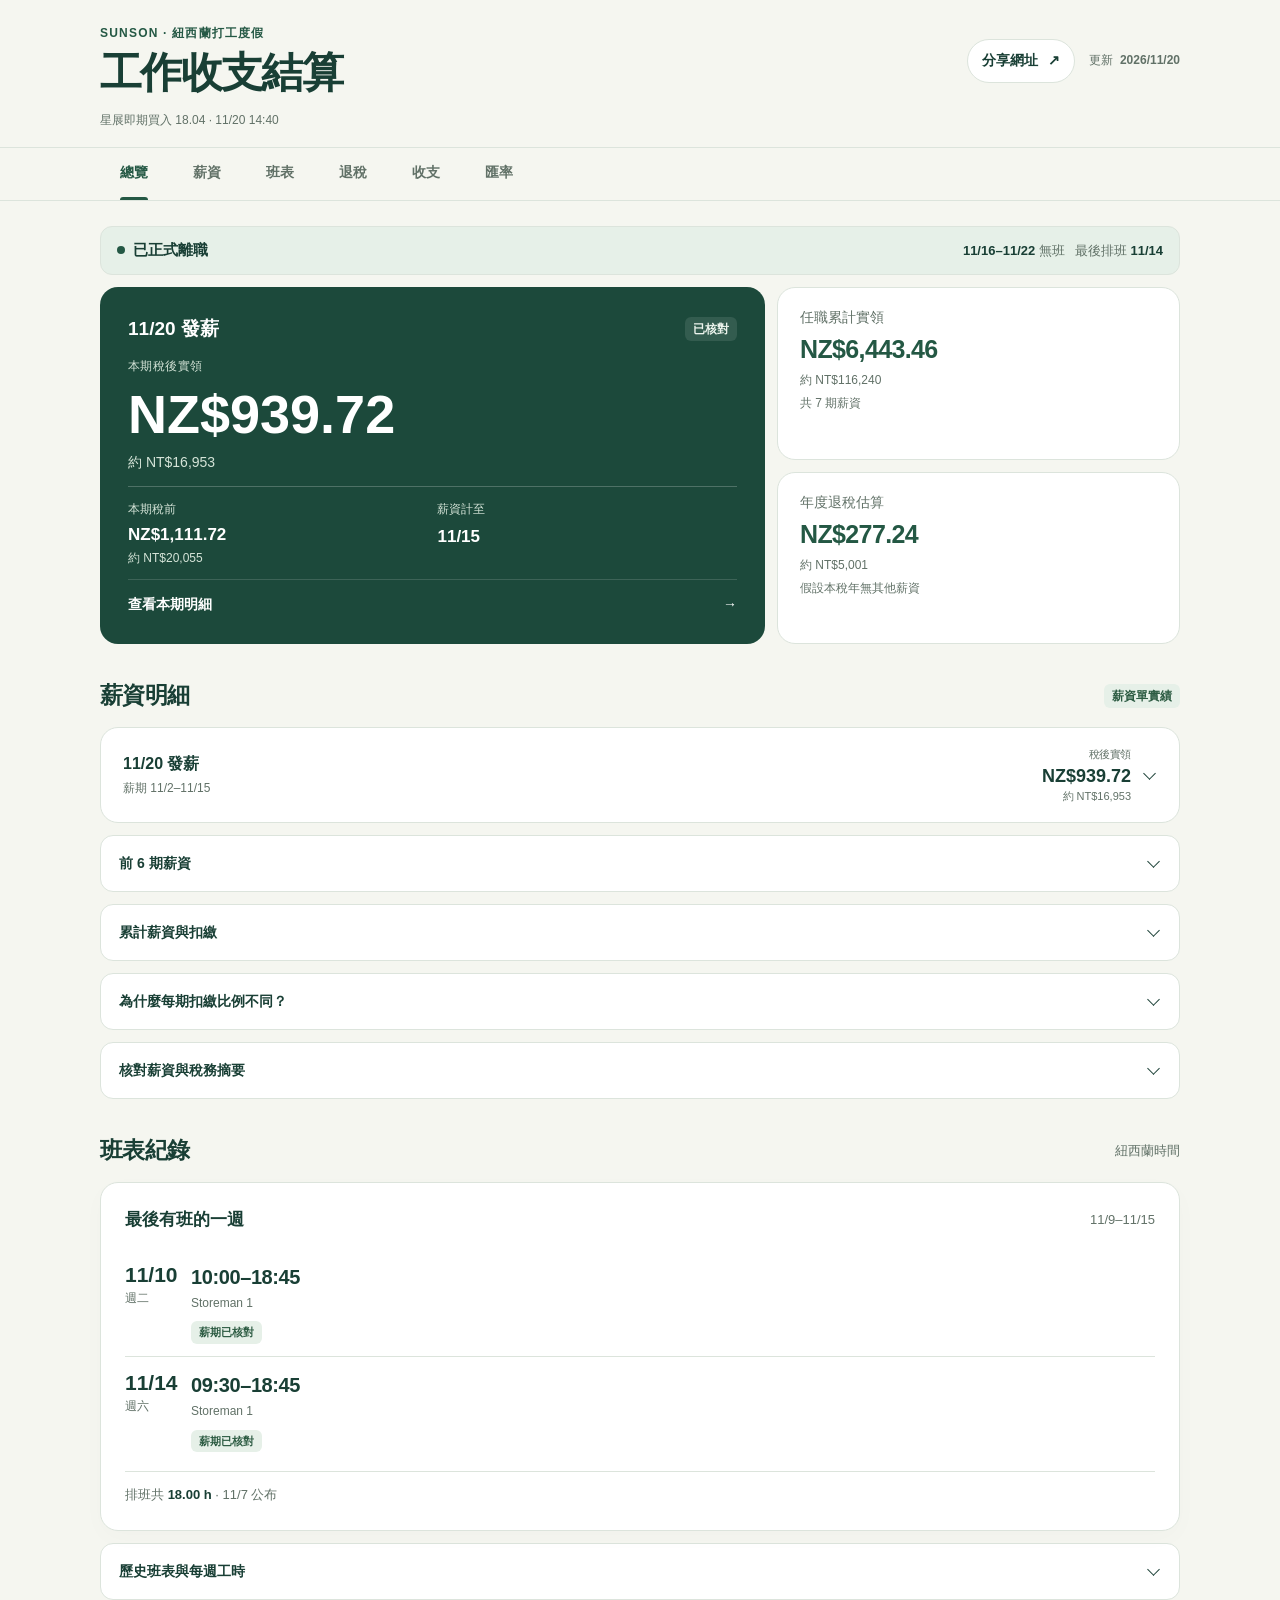
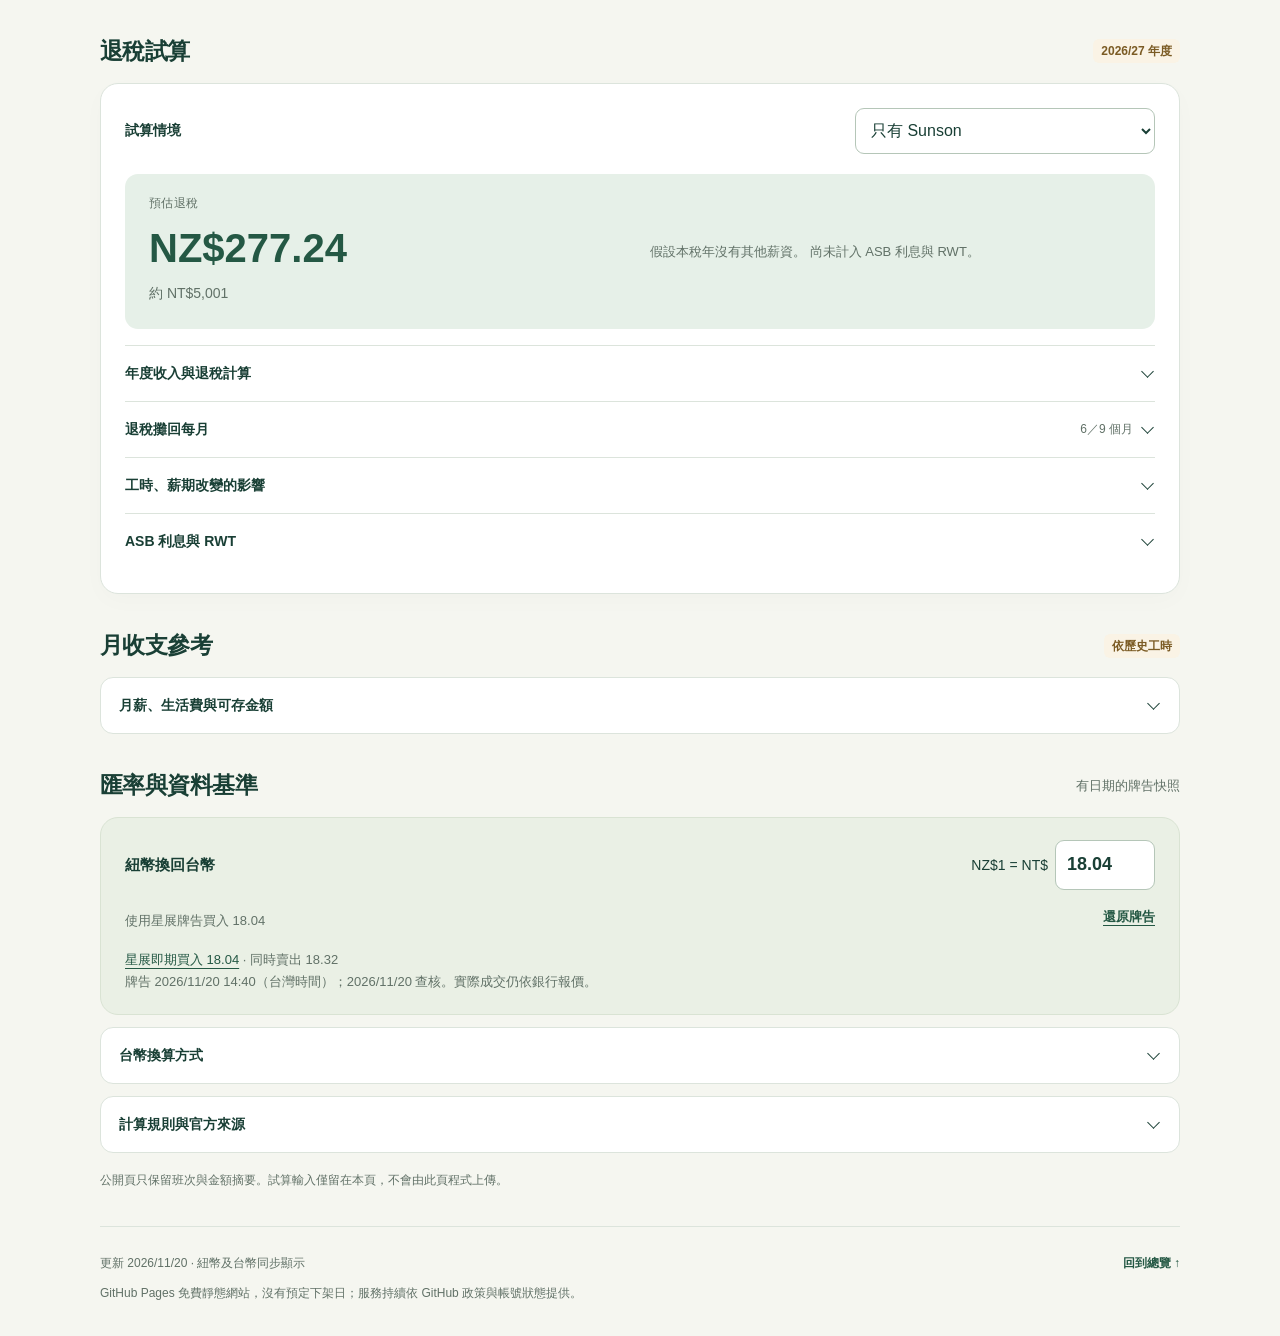
<file: index.html>
<!doctype html>
<html lang="zh-Hant-TW">
<head>
  <meta charset="utf-8">
  <meta name="viewport" content="width=device-width, initial-scale=1">
  <meta name="theme-color" content="#214b40">
  <meta name="robots" content="noindex,nofollow">
  <meta name="description" content="Sunson 薪資實績、班表紀錄、每月收支與退稅試算。資料更新 2026/11/20。">
  <link rel="canonical" href="https://gpt.greenparty.org.tw/sunson-work-payroll-summary/">
  <link rel="stylesheet" href="site.css?v=20261120-closeout">
  <script src="site.js?v=20261120-closeout" defer></script>
  <title>Sunson 工作收支結算｜班表、薪資與退稅</title>
</head>
<body class="employment-ended">
<a class="skip-link" href="#main">跳到主要內容</a>
<header class="page-header container">
  <div><p class="eyebrow">SUNSON · 紐西蘭打工度假</p><h1>工作收支結算</h1></div>
  <button id="shareButton" class="quiet-button" type="button">分享網址 <span aria-hidden="true">↗</span></button>
  <p id="shareStatus" class="sr-only" role="status"></p>
  <div class="freshness"><!-- model:freshness:start -->
<span>更新 <b>2026/11/20</b></span>
<!-- model:freshness:end --></div>
  <p class="currency-basis"><!-- model:currency-basis:start -->
<a href="#sources" id="currencyBasis">星展即期買入 18.04 · 11/20 14:40</a>
<!-- model:currency-basis:end --></p>
</header>
<nav class="section-nav" aria-label="頁內導覽"><div class="container"><a href="#overview" aria-current="location">總覽</a><a href="#payroll">薪資</a><a href="#schedule">班表</a><a href="#tax">退稅</a><a href="#budget">收支</a><a href="#sources">匯率</a></div></nav>
<main id="main" class="container">
  <section id="overview" class="page-section overview-section" aria-labelledby="overview-title">
    <h2 id="overview-title" class="sr-only">重點總覽</h2>
    <!-- model:overview:start -->

    <div class="employment-strip">
      <strong><span aria-hidden="true"></span>已正式離職</strong>
      <p><span><b>11/16–11/22</b> 無班</span><span>最後排班 <b>11/14</b></span></p>
    </div>
    <div class="focus-grid closeout-grid">
      <article class="next-pay closing-pay">
        <div class="focus-top"><h3>11/20 發薪</h3><span class="tag">已核對</span></div>
        <span class="overline">本期稅後實領</span><div class="big-number"><span class="money" data-money-value="939.72"><span class="money-nzd">NZ$939.72</span><small class="money-twd" data-nzd-to-twd="939.72">約 NT$16,953</small></span></div>
        <dl class="closing-pay-meta">
          <div><dt>本期稅前</dt><dd><span class="money" data-money-value="1111.72"><span class="money-nzd">NZ$1,111.72</span><small class="money-twd" data-nzd-to-twd="1111.72">約 NT$20,055</small></span></dd></div>
          <div><dt>薪資計至</dt><dd>11/15</dd></div>
        </dl>
        <a class="card-link" href="#latest-payslip"><span>查看本期明細</span><span aria-hidden="true">→</span></a>
      </article>
      <a class="mini-card" href="#payroll">
        <h3>任職累計實領</h3><div class="mini-amount"><span class="money" data-money-value="6443.46"><span class="money-nzd">NZ$6,443.46</span><small class="money-twd" data-nzd-to-twd="6443.46">約 NT$116,240</small></span></div>
        <small>共 7 期薪資</small>
      </a>
      <a class="mini-card" href="#tax">
        <h3>年度退稅估算</h3><div class="mini-amount"><span class="money" data-money-value="277.24"><span class="money-nzd">NZ$277.24</span><small class="money-twd" data-nzd-to-twd="277.24">約 NT$5,001</small></span></div>
        <small>假設本稅年無其他薪資</small>
      </a>
    </div>
<!-- model:overview:end -->
  </section>
  <section id="payroll" class="page-section" aria-labelledby="payroll-title">
    <div class="section-heading"><h2 id="payroll-title">薪資明細</h2><span class="tag actual">薪資單實績</span></div>
    <!-- model:actual:start -->
<div id="paydays" class="pay-records">
<details class="pay-record" id="latest-payslip">
  <summary>
    <span><b>11/20 發薪</b><small>薪期 11/2–11/15</small></span>
    <span class="record-net"><small>稅後實領</small><span class="money" data-money-value="939.72"><span class="money-nzd">NZ$939.72</span><small class="money-twd" data-nzd-to-twd="939.72">約 NT$16,953</small></span></span>
  </summary>
  <div class="record-body">
    <dl class="record-grid">
      <div><dt>計薪時數</dt><dd>42.98 h</dd></div>
      <div><dt>稅前</dt><dd><span class="money" data-money-value="1111.72"><span class="money-nzd">NZ$1,111.72</span><small class="money-twd" data-nzd-to-twd="1111.72">約 NT$20,055</small></span></dd></div>
      <div><dt>PAYE 實扣</dt><dd><span class="money" data-money-value="172.00"><span class="money-nzd">NZ$172.00</span><small class="money-twd" data-nzd-to-twd="172.00">約 NT$3,103</small></span></dd></div>
    </dl><dl class="earnings-breakdown"><div><dt>一般工時<small>35.23 h</small></dt><dd><span class="money" data-money-value="843.76"><span class="money-nzd">NZ$843.76</span><small class="money-twd" data-nzd-to-twd="843.76">約 NT$15,221</small></span></dd></div><div><dt>國定假日（未出勤）<small>7.75 h</small></dt><dd><span class="money" data-money-value="185.61"><span class="money-nzd">NZ$185.61</span><small class="money-twd" data-nzd-to-twd="185.61">約 NT$3,348</small></span></dd></div><div><dt>8% 假期加給<small></small></dt><dd><span class="money" data-money-value="82.35"><span class="money-nzd">NZ$82.35</span><small class="money-twd" data-nzd-to-twd="82.35">約 NT$1,486</small></span></dd></div></dl>
    <div class="split-heading"><span class="tag estimate">拆分估算</span><span>本期 PAYE 占稅前 15.47%</span></div>
    <dl class="deduction-grid split-two"><div><dt>所得稅</dt><dd><span class="money" data-money-value="152.54"><span class="money-nzd">NZ$152.54</span><small class="money-twd" data-nzd-to-twd="152.54">約 NT$2,752</small></span></dd></div><div><dt>ACC 意外傷害保險費</dt><dd><span class="money" data-money-value="19.46"><span class="money-nzd">NZ$19.46</span><small class="money-twd" data-nzd-to-twd="19.46">約 NT$351</small></span></dd></div></dl>
    <p class="split-note">ACC 按稅前 × 1.75% 估算，所得稅為 PAYE 扣掉 ACC 的餘額。</p>
  </div>
</details></div><details class="disclosure standalone"><summary>前 6 期薪資</summary><div class="disclosure-body pay-records">
<details class="pay-record">
  <summary>
    <span><b>11/6 發薪</b><small>薪期 10/19–11/1</small></span>
    <span class="record-net"><small>稅後實領</small><span class="money" data-money-value="605.96"><span class="money-nzd">NZ$605.96</span><small class="money-twd" data-nzd-to-twd="605.96">約 NT$10,932</small></span></span>
  </summary>
  <div class="record-body">
    <dl class="record-grid">
      <div><dt>計薪時數</dt><dd>27.00 h</dd></div>
      <div><dt>稅前</dt><dd><span class="money" data-money-value="698.38"><span class="money-nzd">NZ$698.38</span><small class="money-twd" data-nzd-to-twd="698.38">約 NT$12,599</small></span></dd></div>
      <div><dt>PAYE 實扣</dt><dd><span class="money" data-money-value="92.42"><span class="money-nzd">NZ$92.42</span><small class="money-twd" data-nzd-to-twd="92.42">約 NT$1,667</small></span></dd></div>
    </dl>
    <div class="split-heading"><span class="tag actual">摘要差額核對</span><span>本期 PAYE 占稅前 13.23%</span></div>
    <dl class="deduction-grid split-two"><div><dt>所得稅</dt><dd><span class="money" data-money-value="80.19"><span class="money-nzd">NZ$80.19</span><small class="money-twd" data-nzd-to-twd="80.19">約 NT$1,447</small></span></dd></div><div><dt>ACC 意外傷害保險費</dt><dd><span class="money" data-money-value="12.23"><span class="money-nzd">NZ$12.23</span><small class="money-twd" data-nzd-to-twd="12.23">約 NT$221</small></span></dd></div></dl>
    <p class="split-note">依 10/23 與 11/6 兩份年度稅務摘要差額核對</p>
  </div>
</details>
<details class="pay-record">
  <summary>
    <span><b>10/23 發薪</b><small>薪期 10/5–10/18</small></span>
    <span class="record-net"><small>稅後實領</small><span class="money" data-money-value="1272.66"><span class="money-nzd">NZ$1,272.66</span><small class="money-twd" data-nzd-to-twd="1272.66">約 NT$22,959</small></span></span>
  </summary>
  <div class="record-body">
    <dl class="record-grid">
      <div><dt>計薪時數</dt><dd>58.92 h</dd></div>
      <div><dt>稅前</dt><dd><span class="money" data-money-value="1524.02"><span class="money-nzd">NZ$1,524.02</span><small class="money-twd" data-nzd-to-twd="1524.02">約 NT$27,493</small></span></dd></div>
      <div><dt>PAYE 實扣</dt><dd><span class="money" data-money-value="251.36"><span class="money-nzd">NZ$251.36</span><small class="money-twd" data-nzd-to-twd="251.36">約 NT$4,535</small></span></dd></div>
    </dl>
    <div class="split-heading"><span class="tag estimate">拆分估算</span><span>本期 PAYE 占稅前 16.49%</span></div>
    <dl class="deduction-grid split-two"><div><dt>所得稅</dt><dd><span class="money" data-money-value="224.69"><span class="money-nzd">NZ$224.69</span><small class="money-twd" data-nzd-to-twd="224.69">約 NT$4,053</small></span></dd></div><div><dt>ACC 意外傷害保險費</dt><dd><span class="money" data-money-value="26.67"><span class="money-nzd">NZ$26.67</span><small class="money-twd" data-nzd-to-twd="26.67">約 NT$481</small></span></dd></div></dl>
    <p class="split-note">ACC 按稅前 × 1.75% 估算，所得稅為 PAYE 扣掉 ACC 的餘額。</p>
  </div>
</details>
<details class="pay-record">
  <summary>
    <span><b>10/9 發薪</b><small>薪期 9/21–10/4</small></span>
    <span class="record-net"><small>稅後實領</small><span class="money" data-money-value="1343.88"><span class="money-nzd">NZ$1,343.88</span><small class="money-twd" data-nzd-to-twd="1343.88">約 NT$24,244</small></span></span>
  </summary>
  <div class="record-body">
    <dl class="record-grid">
      <div><dt>計薪時數</dt><dd>62.33 h</dd></div>
      <div><dt>稅前</dt><dd><span class="money" data-money-value="1612.22"><span class="money-nzd">NZ$1,612.22</span><small class="money-twd" data-nzd-to-twd="1612.22">約 NT$29,084</small></span></dd></div>
      <div><dt>PAYE 實扣</dt><dd><span class="money" data-money-value="268.34"><span class="money-nzd">NZ$268.34</span><small class="money-twd" data-nzd-to-twd="268.34">約 NT$4,841</small></span></dd></div>
    </dl>
    <div class="split-heading"><span class="tag estimate">拆分估算</span><span>本期 PAYE 占稅前 16.64%</span></div>
    <dl class="deduction-grid split-two"><div><dt>所得稅</dt><dd><span class="money" data-money-value="240.13"><span class="money-nzd">NZ$240.13</span><small class="money-twd" data-nzd-to-twd="240.13">約 NT$4,332</small></span></dd></div><div><dt>ACC 意外傷害保險費</dt><dd><span class="money" data-money-value="28.21"><span class="money-nzd">NZ$28.21</span><small class="money-twd" data-nzd-to-twd="28.21">約 NT$509</small></span></dd></div></dl>
    <p class="split-note">ACC 按稅前 × 1.75% 估算，所得稅為 PAYE 扣掉 ACC 的餘額。</p>
  </div>
</details>
<details class="pay-record">
  <summary>
    <span><b>9/25 發薪</b><small>薪期 9/7–9/20</small></span>
    <span class="record-net"><small>稅後實領</small><span class="money" data-money-value="1052.32"><span class="money-nzd">NZ$1,052.32</span><small class="money-twd" data-nzd-to-twd="1052.32">約 NT$18,984</small></span></span>
  </summary>
  <div class="record-body">
    <dl class="record-grid">
      <div><dt>計薪時數</dt><dd>48.37 h</dd></div>
      <div><dt>稅前</dt><dd><span class="money" data-money-value="1251.14"><span class="money-nzd">NZ$1,251.14</span><small class="money-twd" data-nzd-to-twd="1251.14">約 NT$22,571</small></span></dd></div>
      <div><dt>PAYE 實扣</dt><dd><span class="money" data-money-value="198.82"><span class="money-nzd">NZ$198.82</span><small class="money-twd" data-nzd-to-twd="198.82">約 NT$3,587</small></span></dd></div>
    </dl>
    <div class="split-heading"><span class="tag estimate">拆分估算</span><span>本期 PAYE 占稅前 15.89%</span></div>
    <dl class="deduction-grid split-two"><div><dt>所得稅</dt><dd><span class="money" data-money-value="176.93"><span class="money-nzd">NZ$176.93</span><small class="money-twd" data-nzd-to-twd="176.93">約 NT$3,192</small></span></dd></div><div><dt>ACC 意外傷害保險費</dt><dd><span class="money" data-money-value="21.89"><span class="money-nzd">NZ$21.89</span><small class="money-twd" data-nzd-to-twd="21.89">約 NT$395</small></span></dd></div></dl>
    <p class="split-note">ACC 按稅前 × 1.75% 估算，所得稅為 PAYE 扣掉 ACC 的餘額。</p>
  </div>
</details>
<details class="pay-record">
  <summary>
    <span><b>9/11 發薪</b><small>薪期 8/24–9/6</small></span>
    <span class="record-net"><small>稅後實領</small><span class="money" data-money-value="1144.10"><span class="money-nzd">NZ$1,144.10</span><small class="money-twd" data-nzd-to-twd="1144.10">約 NT$20,640</small></span></span>
  </summary>
  <div class="record-body">
    <dl class="record-grid">
      <div><dt>計薪時數</dt><dd>55.83 h</dd></div>
      <div><dt>稅前</dt><dd><span class="money" data-money-value="1364.80"><span class="money-nzd">NZ$1,364.80</span><small class="money-twd" data-nzd-to-twd="1364.80">約 NT$24,621</small></span></dd></div>
      <div><dt>PAYE 實扣</dt><dd><span class="money" data-money-value="220.70"><span class="money-nzd">NZ$220.70</span><small class="money-twd" data-nzd-to-twd="220.70">約 NT$3,981</small></span></dd></div>
    </dl>
    <div class="split-heading"><span class="tag estimate">拆分估算</span><span>本期 PAYE 占稅前 16.17%</span></div>
    <dl class="deduction-grid split-two"><div><dt>所得稅</dt><dd><span class="money" data-money-value="196.82"><span class="money-nzd">NZ$196.82</span><small class="money-twd" data-nzd-to-twd="196.82">約 NT$3,551</small></span></dd></div><div><dt>ACC 意外傷害保險費</dt><dd><span class="money" data-money-value="23.88"><span class="money-nzd">NZ$23.88</span><small class="money-twd" data-nzd-to-twd="23.88">約 NT$431</small></span></dd></div></dl>
    <p class="split-note">ACC 按稅前 × 1.75% 估算，所得稅為 PAYE 扣掉 ACC 的餘額。</p>
  </div>
</details>
<details class="pay-record">
  <summary>
    <span><b>8/28 發薪</b><small>薪期 8/20</small></span>
    <span class="record-net"><small>稅後實領</small><span class="money" data-money-value="84.82"><span class="money-nzd">NZ$84.82</span><small class="money-twd" data-nzd-to-twd="84.82">約 NT$1,530</small></span></span>
  </summary>
  <div class="record-body">
    <dl class="record-grid">
      <div><dt>計薪時數</dt><dd>4.67 h</dd></div>
      <div><dt>稅前</dt><dd><span class="money" data-money-value="96.64"><span class="money-nzd">NZ$96.64</span><small class="money-twd" data-nzd-to-twd="96.64">約 NT$1,743</small></span></dd></div>
      <div><dt>PAYE 實扣</dt><dd><span class="money" data-money-value="11.82"><span class="money-nzd">NZ$11.82</span><small class="money-twd" data-nzd-to-twd="11.82">約 NT$213</small></span></dd></div>
    </dl>
    <div class="split-heading"><span class="tag estimate">拆分估算</span><span>本期 PAYE 占稅前 12.23%</span></div>
    <dl class="deduction-grid split-two"><div><dt>所得稅</dt><dd><span class="money" data-money-value="10.13"><span class="money-nzd">NZ$10.13</span><small class="money-twd" data-nzd-to-twd="10.13">約 NT$183</small></span></dd></div><div><dt>ACC 意外傷害保險費</dt><dd><span class="money" data-money-value="1.69"><span class="money-nzd">NZ$1.69</span><small class="money-twd" data-nzd-to-twd="1.69">約 NT$30</small></span></dd></div></dl>
    <p class="split-note">ACC 按稅前 × 1.75% 估算，所得稅為 PAYE 扣掉 ACC 的餘額。</p>
  </div>
</details></div></details>
<!-- model:actual:end -->
    <details class="disclosure standalone"><summary>累計薪資與扣繳</summary><div class="disclosure-body"><!-- model:actual-summary:start -->

<div class="actual-summary">
  <div><h3>累計稅後實領</h3><div class="big-number"><span class="money" data-money-value="6443.46"><span class="money-nzd">NZ$6,443.46</span><small class="money-twd" data-nzd-to-twd="6443.46">約 NT$116,240</small></span></div></div>
  <div><span class="overline">累計稅前</span><span class="money" data-money-value="7658.92"><span class="money-nzd">NZ$7,658.92</span><small class="money-twd" data-nzd-to-twd="7658.92">約 NT$138,167</small></span></div>
</div>
<dl class="deduction-grid"><div><dt>所得稅</dt><dd><span class="money" data-money-value="1081.43"><span class="money-nzd">NZ$1,081.43</span><small class="money-twd" data-nzd-to-twd="1081.43">約 NT$19,509</small></span></dd></div><div><dt>ACC 意外傷害保險費</dt><dd><span class="money" data-money-value="134.03"><span class="money-nzd">NZ$134.03</span><small class="money-twd" data-nzd-to-twd="134.03">約 NT$2,418</small></span></dd></div><div><dt>合計扣繳 PAYE</dt><dd><span class="money" data-money-value="1215.46"><span class="money-nzd">NZ$1,215.46</span><small class="money-twd" data-nzd-to-twd="1215.46">約 NT$21,927</small></span></dd></div></dl><p class="split-note">截至 11/6 依稅務摘要；其後按薪資單稅前與 ACC 費率拆估。</p>
<p class="muted">累計合計扣繳比例 15.87%。</p>
<!-- model:actual-summary:end --></div></details>
    <details class="disclosure standalone" id="deductionGuide"><summary>為什麼每期扣繳比例不同？</summary><div class="disclosure-body"><!-- model:withholding-guide:start -->
<div class="tax-explainer"><p><strong>PAYE＝所得稅＋ACC。</strong>所得稅按收入級距計算；ACC 是意外傷害保險費，本稅年費率為 1.75%。</p><h3>為什麼每期比例不同？</h3><p>Sunson 採 M 稅碼、雙週給薪。每次先將當期稅前 ×26 換算成年收入，計算所得稅與 ACC，再換回這兩週應扣金額。當期薪資不同，平均扣繳比例就不同。</p><div class="tax-bands"><div><span>雙週前 <span class="money money-inline" data-money-value="600.00"><span class="money-nzd">NZ$600.00</span><small class="money-twd" data-nzd-to-twd="600.00">約 NT$10,824</small></span></span><b>12.25%</b><small>所得稅 10.5%＋ACC 1.75%</small></div><div><span>超過上述金額的部分</span><b>19.25%</b><small>所得稅 17.5%＋ACC 1.75%</small></div></div><p class="muted">這是目前薪資範圍的簡化對照，適用雙週稅前不超過約 <span class="money money-inline" data-money-value="2057.69"><span class="money-nzd">NZ$2,057.69</span><small class="money-twd" data-nzd-to-twd="2057.69">約 NT$37,121</small></span>；更高收入另有級距。雇主實際計算還有年化截元與按週截分，可能出現幾分差。</p><h3>11/20 這期怎麼看</h3><p>稅前 <span class="money money-inline" data-money-value="1111.72"><span class="money-nzd">NZ$1,111.72</span><small class="money-twd" data-nzd-to-twd="1111.72">約 NT$20,055</small></span>，合計扣繳 <span class="money money-inline" data-money-value="172.00"><span class="money-nzd">NZ$172.00</span><small class="money-twd" data-nzd-to-twd="172.00">約 NT$3,103</small></span>，比例為 <strong>15.47%</strong>；其中所得稅 <span class="money money-inline" data-money-value="152.54"><span class="money-nzd">NZ$152.54</span><small class="money-twd" data-nzd-to-twd="152.54">約 NT$2,752</small></span>、ACC <span class="money money-inline" data-money-value="19.46"><span class="money-nzd">NZ$19.46</span><small class="money-twd" data-nzd-to-twd="19.46">約 NT$351</small></span>。</p><p class="muted">所得稅與 ACC 的來源見該期標籤。當期扣繳按當期薪資年化；年度所得稅則按整個稅年的實際總收入結算，因此目前預扣比例不等於最後全年稅負。</p></div>
<!-- model:withholding-guide:end --></div></details>
    <details class="disclosure standalone"><summary>核對薪資與稅務摘要</summary><div class="disclosure-body"><!-- model:tax-proof:start -->
<h3>11/20 薪資單累計</h3><p class="muted">7 期合計已核對。</p><table><tbody><tr><th scope="row">累計稅前薪資</th><td><span class="money" data-money-value="7658.92"><span class="money-nzd">NZ$7,658.92</span><small class="money-twd" data-nzd-to-twd="7658.92">約 NT$138,167</small></span></td></tr><tr><th scope="row">累計 PAYE</th><td><span class="money" data-money-value="1215.46"><span class="money-nzd">NZ$1,215.46</span><small class="money-twd" data-nzd-to-twd="1215.46">約 NT$21,927</small></span></td></tr></tbody></table><h3>11/6 年度稅務摘要</h3><p class="muted">前 6 期對帳結果，所得稅與 ACC 有分列。</p><table><tbody><tr><th scope="row">稅前薪資</th><td><span class="money" data-money-value="6547.20"><span class="money-nzd">NZ$6,547.20</span><small class="money-twd" data-nzd-to-twd="6547.20">約 NT$118,111</small></span></td></tr><tr><th scope="row">所得稅</th><td><span class="money" data-money-value="928.89"><span class="money-nzd">NZ$928.89</span><small class="money-twd" data-nzd-to-twd="928.89">約 NT$16,757</small></span></td></tr><tr><th scope="row">ACC</th><td><span class="money" data-money-value="114.57"><span class="money-nzd">NZ$114.57</span><small class="money-twd" data-nzd-to-twd="114.57">約 NT$2,067</small></span></td></tr><tr><th scope="row">PAYE</th><td><span class="money" data-money-value="1043.46"><span class="money-nzd">NZ$1,043.46</span><small class="money-twd" data-nzd-to-twd="1043.46">約 NT$18,824</small></span></td></tr></tbody></table>
<!-- model:tax-proof:end --></div></details>
  </section>
  <section id="schedule" class="page-section" aria-labelledby="schedule-title">
    <div class="section-heading"><h2 id="schedule-title">班表紀錄</h2><span class="section-note">紐西蘭時間</span></div>
    <div class="schedule-grid">
      <!-- model:roster:start -->

<article class="card roster-card">
  <div class="subhead"><h3>最後有班的一週</h3><span class="muted">11/9–11/15</span></div>
  <ul class="shift-list"><li><div class="shift-date"><b>11/10</b><span>週二</span></div><div><strong>10:00–18:45</strong><small>Storeman 1</small></div><span class="tag actual">薪期已核對</span></li><li><div class="shift-date"><b>11/14</b><span>週六</span></div><div><strong>09:30–18:45</strong><small>Storeman 1</small></div><span class="tag actual">薪期已核對</span></li></ul>
  <p class="roster-total">排班共 <b>18.00 h</b> · 11/7 公布</p>
</article>
<!-- model:roster:end -->
      <!-- model:paydays:start -->

<!-- model:paydays:end -->
    </div>
    <!-- model:publish:start -->

<!-- model:publish:end -->
    <details class="disclosure standalone"><summary>歷史班表與每週工時</summary><div class="disclosure-body"><!-- model:weeks:start -->
<div class="week-records"><div class="week-empty"><b>第 14 週 · 11/16–11/22</b><span class="tag actual">確認無班 · 0 h</span></div><details class="week-record"><summary><span><b>第 13 週 · 11/9–11/15</b><small>排班 18.00 h · 計薪約 20.91 h · 薪期拆估</small></span></summary><ul class="week-shifts"><li><span>11/10</span><b>10:00–18:45</b></li><li><span>11/14</span><b>09:30–18:45</b></li></ul></details><details class="week-record"><summary><span><b>第 12 週 · 11/2–11/8</b><small>排班 19.00 h · 計薪約 22.07 h · 薪期拆估</small></span></summary><ul class="week-shifts"><li><span>11/2、11/8</span><b>09:15–18:45</b></li></ul></details><details class="week-record"><summary><span><b>第 11 週 · 10/26–11/1</b><small>排班 13.75 h · 計薪約 13.14 h · 薪期拆估</small></span></summary><ul class="week-shifts"><li><span>10/27</span><b>10:00–18:45</b></li><li><span>10/31</span><b>11:00–16:00</b></li></ul></details><details class="week-record"><summary><span><b>第 10 週 · 10/19–10/25</b><small>排班 14.50 h · 計薪約 13.86 h · 薪期拆估</small></span></summary><ul class="week-shifts"><li><span>10/21</span><b>09:15–18:45</b></li><li><span>10/24</span><b>11:00–16:00</b></li></ul></details><details class="week-record"><summary><span><b>第 9 週 · 10/12–10/18</b><small>排班 25.75 h · 計薪約 25.39 h · 薪期拆估</small></span></summary><ul class="week-shifts"><li><span>10/16</span><b>10:30–18:45</b></li><li><span>10/17、10/18</span><b>10:00–18:45</b></li></ul></details><details class="week-record"><summary><span><b>第 8 週 · 10/5–10/11</b><small>排班 34.00 h · 計薪約 33.53 h · 薪期拆估</small></span></summary><ul class="week-shifts"><li><span>10/8、10/9</span><b>10:30–18:45</b></li><li><span>10/10、10/11</span><b>10:00–18:45</b></li></ul></details><details class="week-record"><summary><span><b>第 7 週 · 9/28–10/4</b><small>排班 31.00 h · 計薪約 29.61 h · 薪期拆估</small></span></summary><ul class="week-shifts"><li><span>9/29、10/1、10/2</span><b>10:30–15:00</b></li><li><span>10/3、10/4</span><b>10:00–18:45</b></li></ul></details><details class="week-record"><summary><span><b>第 6 週 · 9/21–9/27</b><small>排班 34.25 h · 計薪約 32.72 h · 薪期拆估</small></span></summary><ul class="week-shifts"><li><span>9/21</span><b>11:00–18:45</b></li><li><span>9/22、9/25</span><b>10:30–15:00</b></li><li><span>9/26、9/27</span><b>10:00–18:45</b></li></ul></details><details class="week-record"><summary><span><b>第 5 週 · 9/14–9/20</b><small>排班 17.75 h · 計薪約 16.92 h · 薪期拆估</small></span></summary><ul class="week-shifts"><li><span>9/15、9/17</span><b>10:30–15:00</b></li><li><span>9/20</span><b>10:00–18:45</b></li></ul></details><details class="week-record"><summary><span><b>第 4 週 · 9/7–9/13</b><small>排班 33.00 h · 計薪約 31.45 h · 薪期拆估</small></span></summary><ul class="week-shifts"><li><span>9/7、9/8</span><b>11:00–18:45</b></li><li><span>9/12、9/13</span><b>10:00–18:45</b></li></ul></details><details class="week-record"><summary><span><b>第 3 週 · 8/31–9/6</b><small>排班 25.25 h · 計薪約 24.41 h · 薪期拆估</small></span></summary><ul class="week-shifts"><li><span>9/4</span><b>11:00–18:45</b></li><li><span>9/5、9/6</span><b>10:00–18:45</b></li></ul></details><details class="week-record"><summary><span><b>第 2 週 · 8/24–8/30</b><small>排班 32.50 h · 計薪約 31.42 h · 薪期拆估</small></span></summary><ul class="week-shifts"><li><span>8/27、8/28</span><b>10:00–18:00</b></li><li><span>8/29</span><b>11:00–18:45</b></li><li><span>8/30</span><b>10:00–18:45</b></li></ul></details><details class="week-record"><summary><span><b>第 1 週 · 8/17–8/23</b><small>排班 5.00 h · 計薪約 4.67 h · 薪資單</small></span></summary><ul class="week-shifts"><li><span>8/20</span><b>10:00–15:00</b></li></ul><p class=muted>本週不列入平均。</p></details></div><p class="muted">平均採第 2–14 週，共 13 週，排班 22.98 h／計薪 22.73 h。含第 14 週無班，只排除到職的第 1 週。已領薪的單週計薪時數依排班比例拆估，含有薪假日。未領薪週則按班表扣預設休息。</p>
<!-- model:weeks:end --></div></details>
  </section>
  <section id="tax" class="page-section" aria-labelledby="tax-title">
    <div class="section-heading"><h2 id="tax-title">退稅試算</h2><span class="tag estimate">2026/27 年度</span></div>
    <div class="card tax-card">
      <!-- model:refund:start -->

<div class="tax-picker">
  <label for="workPlan">試算情境</label>
  <select id="workPlan" name="workPlan" aria-describedby="refundBasis"><option value="sunson" selected>只有 Sunson</option><option value="two_jobs">接第二份工作</option><option value="planned">原規劃三份工作</option></select>
</div>
<div class="refund-hero">
  <div><span id="refundLabel" class="overline">預估退稅</span><div class="refund-number"><span class="money" data-money-value="277.24"><span class="money-nzd" id="refundValue">NZ$277.24</span><small id="refundTwd" class="money-twd" data-nzd-to-twd="277.24">約 NT$5,001</small></span></div></div>
  <p id="refundBasis" class="refund-context">假設本稅年沒有其他薪資。 尚未計入 ASB 利息與 RWT。</p>
</div>
<!-- model:refund:end -->
      <details class="disclosure"><summary>年度收入與退稅計算</summary><div class="disclosure-body"><!-- model:refund-detail:start -->
<p class="muted">以下是未計利息的薪資基準情境。</p><ul class="currency-comparison"><li><b>只有 Sunson</b><div><div><small>年度稅前</small><span class="money" data-money-value="7658.92"><span class="money-nzd">NZ$7,658.92</span><small class="money-twd" data-nzd-to-twd="7658.92">約 NT$138,167</small></span></div><div><small>退稅估值</small><span class="money" data-money-value="277.24"><span class="money-nzd">NZ$277.24</span><small class="money-twd" data-nzd-to-twd="277.24">約 NT$5,001</small></span></div></div></li><li><b>接第二份工作</b><div><div><small>年度稅前</small><span class="money" data-money-value="15384.48"><span class="money-nzd">NZ$15,384.48</span><small class="money-twd" data-nzd-to-twd="15384.48">約 NT$277,536</small></span></div><div><small>退稅估值</small><span class="money" data-money-value="523.96"><span class="money-nzd">NZ$523.96</span><small class="money-twd" data-nzd-to-twd="523.96">約 NT$9,452</small></span></div></div></li><li><b>原規劃三份工作</b><div><div><small>年度稅前</small><span class="money" data-money-value="15972.29"><span class="money-nzd">NZ$15,972.29</span><small class="money-twd" data-nzd-to-twd="15972.29">約 NT$288,140</small></span></div><div><small>退稅估值</small><span class="money" data-money-value="497.89"><span class="money-nzd">NZ$497.89</span><small class="money-twd" data-nzd-to-twd="497.89">約 NT$8,982</small></span></div></div></li></ul><p class="muted">第二份暫定 2026/11/20–2027/2/19；第三份暫定 2027/3/15 起。同時薪、平均工時、M 稅碼及雙週發薪，均屬假設。</p><h3>所選情境：預扣與全年結算</h3><table class="math-table"><tbody><tr><th scope="row">全年應稅薪資</th><td data-tax-field="gross"><span class="money" data-money-value="7658.92"><span class="money-nzd">NZ$7,658.92</span><small class="money-twd" data-nzd-to-twd="7658.92">約 NT$138,167</small></span></td></tr><tr><th scope="row">預扣所得稅</th><td data-tax-field="prepaid_income_tax"><span class="money" data-money-value="1081.43"><span class="money-nzd">NZ$1,081.43</span><small class="money-twd" data-nzd-to-twd="1081.43">約 NT$19,509</small></span></td></tr><tr><th scope="row">預扣 ACC</th><td data-tax-field="prepaid_acc"><span class="money" data-money-value="134.03"><span class="money-nzd">NZ$134.03</span><small class="money-twd" data-nzd-to-twd="134.03">約 NT$2,418</small></span></td></tr><tr><th scope="row">預扣合計 PAYE</th><td data-tax-field="paye"><span class="money" data-money-value="1215.46"><span class="money-nzd">NZ$1,215.46</span><small class="money-twd" data-nzd-to-twd="1215.46">約 NT$21,927</small></span></td></tr><tr><th scope="row">稅前銀行利息</th><td data-tax-field="interest">金額未提供；基準未計</td></tr><tr><th scope="row">利息預扣 RWT</th><td data-tax-field="rwt">金額未提供；基準未計</td></tr><tr><th scope="row">全年應繳所得稅</th><td data-tax-field="income_tax"><span class="money" data-money-value="804.19"><span class="money-nzd">NZ$804.19</span><small class="money-twd" data-nzd-to-twd="804.19">約 NT$14,508</small></span></td></tr><tr><th scope="row">全年應繳 ACC</th><td data-tax-field="acc"><span class="money" data-money-value="134.03"><span class="money-nzd">NZ$134.03</span><small class="money-twd" data-nzd-to-twd="134.03">約 NT$2,418</small></span></td></tr><tr><th scope="row">預估退稅／補稅</th><td data-tax-field="refund"><span class="money" data-money-value="277.24"><span class="money-nzd">NZ$277.24</span><small class="money-twd" data-nzd-to-twd="277.24">約 NT$5,001</small></span></td></tr></tbody></table><p class="muted">預扣合計＋RWT－全年所得稅－全年 ACC＝退稅或補稅。有稅務摘要的部分採實績，其他各期 ACC 按稅前 × 1.75% 估算，所得稅為 PAYE 扣掉 ACC 的餘額。以 IRD 年度結算為準。</p>
<!-- model:refund-detail:end --></div></details>
      <details class="disclosure"><summary>退稅攤回每月<span class="summary-hint">6／9 個月</span></summary><div class="disclosure-body"><!-- model:spread:start -->
<div class="spread-grid"><article class="spread-card"><h3>攤回 6 個月</h3><dl><dt>含退稅月領</dt><dd data-spread-net="6"><span class="money" data-money-value="2194.09"><span class="money-nzd">NZ$2,194.09</span><small class="money-twd" data-nzd-to-twd="2194.09">約 NT$39,581</small></span></dd><dt>月可存</dt><dd data-spread-saving="6"><span class="money" data-money-value="850.76"><span class="money-nzd">NZ$850.76</span><small class="money-twd" data-nzd-to-twd="850.76">約 NT$15,348</small></span></dd></dl></article><article class="spread-card"><h3>攤回 9 個月</h3><dl><dt>含退稅月領</dt><dd data-spread-net="9"><span class="money" data-money-value="2178.69"><span class="money-nzd">NZ$2,178.69</span><small class="money-twd" data-nzd-to-twd="2178.69">約 NT$39,304</small></span></dd><dt>月可存</dt><dd data-spread-saving="9"><span class="money" data-money-value="835.35"><span class="money-nzd">NZ$835.35</span><small class="money-twd" data-nzd-to-twd="835.35">約 NT$15,070</small></span></dd></dl></article></div><p class="muted">將本稅年預估退稅加回一般工作月，僅供比較。實際退稅由 IRD 年度結算。</p>
<!-- model:spread:end --></div></details>
      <details class="disclosure"><summary>工時、薪期改變的影響</summary><div class="disclosure-body"><!-- model:sensitivity:start -->
<p class="muted">未計利息的薪資基準比較。</p><table><tbody><tr><th scope="row">後兩份每週計薪 20 h</th><td><span class="money" data-money-value="459.08"><span class="money-nzd">NZ$459.08</span><small class="money-twd" data-nzd-to-twd="459.08">約 NT$8,282</small></span></td></tr><tr><th scope="row">後兩份每週計薪 22.73 h</th><td><span class="money" data-money-value="497.89"><span class="money-nzd">NZ$497.89</span><small class="money-twd" data-nzd-to-twd="497.89">約 NT$8,982</small></span></td></tr><tr><th scope="row">後兩份每週計薪 32 h</th><td><span class="money" data-money-value="497.03"><span class="money-nzd">NZ$497.03</span><small class="money-twd" data-nzd-to-twd="497.03">約 NT$8,966</small></span></td></tr><tr><th scope="row">後兩份改週薪，工時相同</th><td><span class="money" data-money-value="521.43"><span class="money-nzd">NZ$521.43</span><small class="money-twd" data-nzd-to-twd="521.43">約 NT$9,407</small></span></td></tr></tbody></table><p class="muted">僅改變未確定的第二、第三份工作工時或發薪週期，Sunson 薪資維持實績。</p>
<!-- model:sensitivity:end --></div></details>
      <details class="disclosure" id="bankCalculator"><summary>ASB 利息與 RWT</summary><div class="disclosure-body"><!-- model:bank:start -->
<div class="bank-note"><div><span class="overline">已確認帳戶</span><h3>ASB Savings On Call <strong>0.25% p.a.</strong></h3></div><span class="tag estimate">金額待確認</span></div><p class="muted">只估 11/20–3/31，共 132 天；假設現行利率維持不變。</p><div class="input-grid"><label for="bankBalance">這段期間的平均存款（NZD）<input id="bankBalance" type="number" min="0" step="0.01" placeholder="填入平均餘額" inputmode="decimal" aria-describedby="interestImpact bankBalanceTwd"><small id="bankBalanceTwd" class="input-twd" data-input-twd-for="bankBalance">台幣參考：尚未填入</small></label><label for="bankRwt">RWT 稅率<select id="bankRwt"><option value="0.105">10.5%</option><option value="0.175" selected>17.5%（暫用假設）</option><option value="0.30">30%</option><option value="0.33">33%</option><option value="0.39">39%</option><option value="0.45">45%</option></select></label></div><div id="interestImpact" class="input-feedback">利息與 RWT 金額未提供，退稅基準先依薪資估算。</div><details class="disclosure"><summary>補入已收利息與已扣 RWT</summary><div class="disclosure-body"><p class="muted">依 ASB 或 myIR 填入同一期間的實際金額。</p><div class="input-grid"><label for="interestIncome">已收稅前利息（NZD）<input id="interestIncome" type="number" min="0" step="0.01" placeholder="稅前金額" inputmode="decimal" aria-describedby="interestImpact interestIncomeTwd"><small id="interestIncomeTwd" class="input-twd" data-input-twd-for="interestIncome">台幣參考：尚未填入</small></label><label for="interestRwt">已扣 RWT（NZD）<input id="interestRwt" type="number" min="0" step="0.01" placeholder="已扣金額" inputmode="decimal" aria-describedby="interestImpact interestRwtTwd"><small id="interestRwtTwd" class="input-twd" data-input-twd-for="interestRwt">台幣參考：尚未填入</small></label></div></div></details><details class="disclosure"><summary>利率、計息與稅務規則</summary><div class="disclosure-body"><p class="muted">按日計息、每月入帳。0.25% 自 2026/7/15 09:00 生效，於 2026-11-06 查核。每 <span class="money money-inline" data-money-value="1000.00"><span class="money-nzd">NZ$1,000.00</span><small class="money-twd" data-nzd-to-twd="1000.00">約 NT$18,040</small></span> 平均餘額，一年稅前利息約 <span class="money money-inline" data-money-value="2.50"><span class="money-nzd">NZ$2.50</span><small class="money-twd" data-nzd-to-twd="2.50">約 NT$45</small></span>。過去已收利息另補，年度金額以 ASB／myIR 為準。<a href="https://www.asb.co.nz/bank-accounts/interest-rates-fees.html" target="_blank" rel="noopener noreferrer">ASB 官方利率</a>。</p><p class="muted">居民利息併入所得稅、不計 ACC；RWT 可抵所得稅。邊際稅率與 RWT 都是 17.5% 時，小額利息通常不改變退稅。非稅務居民需另查 NRWT。<a href="https://www.ird.govt.nz/rwt-rate" target="_blank" rel="noopener noreferrer">IRD 扣繳規則</a>。</p></div></details><div class="calculator-actions"><small>只在本頁試算，不儲存輸入。</small><button id="resetInterest" class="text-button" type="button">還原利息試算</button></div>
<!-- model:bank:end --></div></details>
      <p id="taxStatus" class="sr-only" role="status" aria-live="polite"></p>
    </div>
  </section>
  <section id="budget" class="page-section" aria-labelledby="budget-title">
    <div class="section-heading"><h2 id="budget-title">月收支參考</h2><span class="tag estimate">依歷史工時</span></div>
    <details class="disclosure standalone">
      <summary>月薪、生活費與可存金額</summary>
      <div class="disclosure-body">
        <!-- model:budget:start -->
<div class="budget-layout"><div><div class="salary-pair"><div><label>月薪稅前</label><span class="money" data-money-value="2547.20"><span class="money-nzd">NZ$2,547.20</span><small class="money-twd" data-nzd-to-twd="2547.20">約 NT$45,951</small></span></div><div><label>月薪稅後</label><span class="money" data-money-value="2147.88"><span class="money-nzd">NZ$2,147.88</span><small class="money-twd" data-nzd-to-twd="2147.88">約 NT$38,748</small></span></div></div><p class="muted">依 Sunson 歷史工時換算一般工作月，未含退稅。</p></div><div><div class="budget-bar" role="img" aria-label="生活費與可存金額占稅後月收入的比例"><span style="width:62.54%"></span></div><div class="budget-line"><div><label>生活費</label><span class="money" data-money-value="1343.33"><span class="money-nzd">NZ$1,343.33</span><small class="money-twd" data-nzd-to-twd="1343.33">約 NT$24,234</small></span></div><div><label>月可存</label><span class="money" data-money-value="804.55"><span class="money-nzd">NZ$804.55</span><small class="money-twd" data-nzd-to-twd="804.55">約 NT$14,514</small></span></div></div></div></div><details class="disclosure budget-rules"><summary>月均扣繳：所得稅與 ACC</summary><div class="disclosure-body"><dl class="deduction-grid"><div><dt>所得稅</dt><dd><span class="money" data-money-value="354.74"><span class="money-nzd">NZ$354.74</span><small class="money-twd" data-nzd-to-twd="354.74">約 NT$6,400</small></span></dd></div><div><dt>ACC 意外傷害保險費</dt><dd><span class="money" data-money-value="44.58"><span class="money-nzd">NZ$44.58</span><small class="money-twd" data-nzd-to-twd="44.58">約 NT$804</small></span></dd></div><div><dt>合計扣繳 PAYE</dt><dd><span class="money" data-money-value="399.32"><span class="money-nzd">NZ$399.32</span><small class="money-twd" data-nzd-to-twd="399.32">約 NT$7,204</small></span></dd></div></dl><p class="split-note">月均拆分估算；由雙週換算，各項分別四捨五入，尾數可能差一分。</p></div></details>
<!-- model:budget:end -->
        <details class="disclosure budget-rules"><summary>生活費預算明細</summary><div class="disclosure-body"><!-- model:costs:start -->
<dl class="cost-list"><div><dt>房租<small>每週 <span class="money money-inline" data-money-value="120.00"><span class="money-nzd">NZ$120.00</span><small class="money-twd" data-nzd-to-twd="120.00">約 NT$2,165</small></span></small></dt><dd><span class="money" data-money-value="520.00"><span class="money-nzd">NZ$520.00</span><small class="money-twd" data-nzd-to-twd="520.00">約 NT$9,381</small></span><small>每月</small></dd></div><div><dt>油錢<small>每週 <span class="money money-inline" data-money-value="40.00"><span class="money-nzd">NZ$40.00</span><small class="money-twd" data-nzd-to-twd="40.00">約 NT$722</small></span></small></dt><dd><span class="money" data-money-value="173.33"><span class="money-nzd">NZ$173.33</span><small class="money-twd" data-nzd-to-twd="173.33">約 NT$3,127</small></span><small>每月</small></dd></div><div><dt>餐費<small>每週 <span class="money money-inline" data-money-value="150.00"><span class="money-nzd">NZ$150.00</span><small class="money-twd" data-nzd-to-twd="150.00">約 NT$2,706</small></span></small></dt><dd><span class="money" data-money-value="650.00"><span class="money-nzd">NZ$650.00</span><small class="money-twd" data-nzd-to-twd="650.00">約 NT$11,726</small></span><small>每月</small></dd></div></dl><p class="muted">每週共 <span class="money money-inline" data-money-value="310.00"><span class="money-nzd">NZ$310.00</span><small class="money-twd" data-nzd-to-twd="310.00">約 NT$5,592</small></span>，按 52÷12 換算每月。未列支出另計。</p>
<!-- model:costs:end --></div></details>
        <!-- model:basis:start -->
<p class="basis-line">第 2–14 週，共 13 週平均：排班 <b>22.98 h</b>／計薪 <b>22.73 h</b>（含有薪假日）。含第 14 週無班，只排除到職的第 1 週。</p>
<!-- model:basis:end -->
      </div>
    </details>
  </section>
  <section id="sources" class="page-section" aria-labelledby="sources-title">
    <div class="section-heading"><h2 id="sources-title">匯率與資料基準</h2><span class="section-note">有日期的牌告快照</span></div>
    <div class="fx-card"><!-- model:fx:start -->
<div class="fx-heading"><label for="fxRate">紐幣換回台幣</label><span class="rate-input">NZ$1 = NT$ <input id="fxRate" type="number" min="0.01" max="1000" step="0.01" value="18.04" inputmode="decimal" aria-describedby="fxHelp fxStatus"></span></div><div class="fx-controls"><p id="fxStatus" class="fx-status" role="status">使用星展牌告買入 18.04</p><button id="resetFx" class="text-button" type="button">還原牌告</button></div><p id="fxHelp"><a href="https://www.dbs.com.tw/personal-zh/rates/foreign-exchange-rates.page" target="_blank" rel="noopener noreferrer">星展即期買入 18.04</a> · 同時賣出 18.32<br>牌告 2026/11/20 14:40（台灣時間）；2026/11/20 查核。實際成交仍依銀行報價。</p>
<!-- model:fx:end --></div>
    <details class="disclosure standalone"><summary>台幣換算方式</summary><div class="disclosure-body"><!-- model:currency-details:start -->
<p class="muted">全站金額旁已直接附台幣參考，依上方買入牌告或自訂匯率同步換算。台幣以整元顯示、各項獨立取整；不代表實際入帳金額。匯率為有日期的快照，非即時報價。</p>
<!-- model:currency-details:end --></div></details>
    <details class="disclosure standalone"><summary>計算規則與官方來源</summary><div class="disclosure-body"><!-- model:method:start -->
<div class="method-grid"><div><h3>薪資與預算</h3><ul><li>累計前 20 小時按 <span class="money money-inline" data-money-value="19.16"><span class="money-nzd">NZ$19.16</span><small class="money-twd" data-nzd-to-twd="19.16">約 NT$346</small></span>／小時，其後 <span class="money money-inline" data-money-value="23.95"><span class="money-nzd">NZ$23.95</span><small class="money-twd" data-nzd-to-twd="23.95">約 NT$432</small></span>／小時；另加 8% 假期加給，已計入各期稅前。</li><li>未領薪每班滿 4 小時扣 30 分鐘；薪資單時數保留實績，不再扣一次。</li><li>一般月薪按雙週 ×26÷12；生活費每週 <span class="money money-inline" data-money-value="310.00"><span class="money-nzd">NZ$310.00</span><small class="money-twd" data-nzd-to-twd="310.00">約 NT$5,592</small></span>，月化 ×52÷12，明細見收支區。</li></ul></div><div><h3>退稅的年度與限制</h3><ul><li>只計 2026/4/1–2027/3/31 入帳薪資。依假設薪期，3/26 領 3/15–21；3/22 後若 4/9 領，歸下一稅年。</li><li>M 稅碼依 IRD 截尾規則；普通工資與 8% 加給分別取分。公式已重現 7 期實際 PAYE。</li><li>ACC 1.75%，本稅年計費薪資上限 <span class="money money-inline" data-money-value="156641.00"><span class="money-nzd">NZ$156,641.00</span><small class="money-twd" data-nzd-to-twd="156641.00">約 NT$2,825,804</small></span>；利息不課 ACC。現有薪資情境皆未達 IETC 最低年度所得 <span class="money money-inline" data-money-value="24000.00"><span class="money-nzd">NZ$24,000.00</span><small class="money-twd" data-nzd-to-twd="24000.00">約 NT$432,960</small></span>，未加所得稅抵免。</li><li>未提供的其他收入、境外收入、居住身分與抵免可能影響結算；後續工作與薪期確定後須重算。</li></ul></div></div>
<!-- model:method:end --><h3>官方依據</h3><!-- model:sources:start -->
<ul class="source-list"><li><a href="https://www.ird.govt.nz/-/media/project/ir/home/documents/digital-service-providers/software-providers/payroll-calculations-business-rules-specifications/payroll-calculations-and-business-rules-specification.pdf" target="_blank" rel="noopener noreferrer">IRD 2026/27 PAYE 公式 §5.2</a></li><li><a href="https://www.ird.govt.nz/income-tax/income-tax-for-individuals/tax-codes-and-tax-rates-for-individuals/tax-rates-for-individuals" target="_blank" rel="noopener noreferrer">所得稅級距</a> · <a href="https://www.ird.govt.nz/income-tax/income-tax-for-individuals/acc-clients-and-carers/acc-earners-levy-rates" target="_blank" rel="noopener noreferrer">ACC 費率</a></li><li><a href="https://www.ird.govt.nz/income-tax/income-tax-for-individuals/individual-tax-credits/independent-earner-tax-credit-ietc" target="_blank" rel="noopener noreferrer">IETC 資格</a> · <a href="https://www.ird.govt.nz/international-tax/individuals/tax-residency-status-for-individuals" target="_blank" rel="noopener noreferrer">稅務居民</a></li><li><a href="https://www.employment.govt.nz/pay-and-hours/pay-and-wages/final-pay" target="_blank" rel="noopener noreferrer">尾薪時程</a> · <a href="https://www.taxtechnical.ird.govt.nz/operational-positions/commissioners-operational-position-on-calculating-paye-on-holiday-pay" target="_blank" rel="noopener noreferrer">假期薪資扣繳</a></li><li><a href="https://www.ird.govt.nz/-/media/project/ir/home/documents/forms-and-guides/ir300---ir399/ir335/ir335.pdf" target="_blank" rel="noopener noreferrer">IRD 雇主指南（部分薪期）</a> · <a href="https://www.taxpolicy.ird.govt.nz/-/media/project/ir/tp/publications/2018/2018-other-mts-cabinet-papers/2018-other-mts-cabinet-papers-3-1-paye-pdf.pdf" target="_blank" rel="noopener noreferrer">薪資收現年度</a></li></ul>
<!-- model:sources:end --><p class="muted">最終結算以 IRD 及實際收入資料為準。</p></div></details>
    <p class="privacy-note">公開頁只保留班次與金額摘要。試算輸入僅留在本頁，不會由此頁程式上傳。</p>
  </section>
</main>
<footer class="container"><span>更新 2026/11/20 · 紐幣及台幣同步顯示</span><a href="#overview">回到總覽 ↑</a><p>GitHub Pages 免費靜態網站，沒有預定下架日；服務持續依 GitHub 政策與帳號狀態提供。</p></footer>
<!-- model:client-data:start -->
<script id="forecastModel" type="application/json">{"scenarios": {"sunson": {"id": "sunson", "label": "只有 Sunson", "description": "假設本稅年沒有其他薪資。", "gross": "7658.92", "paye": "1215.46", "interest": "0", "rwt": "0", "income_tax": "804.19", "acc": "134.03", "refund": "277.24", "prepaid_acc": "134.03", "prepaid_income_tax": "1081.43"}, "two_jobs": {"id": "two_jobs", "label": "接第二份工作", "description": "假設第二份做到 2/19，3 月不工作。", "gross": "15384.48", "paye": "2408.56", "interest": "0", "rwt": "0", "income_tax": "1615.37", "acc": "269.23", "refund": "523.96", "prepaid_acc": "269.21", "prepaid_income_tax": "2139.35"}, "planned": {"id": "planned", "label": "原規劃三份工作", "description": "假設第二份做到 2/19，第三份從 3/15 開始。", "gross": "15972.29", "paye": "2480.56", "interest": "0", "rwt": "0", "income_tax": "1703.15", "acc": "279.52", "refund": "497.89", "prepaid_acc": "279.50", "prepaid_income_tax": "2201.06"}}, "monthly": {"gross": "2547.198333333333333333333333", "paye": "399.3166666666666666666666667", "net": "2147.881666666666666666666667", "cost": "1343.333333333333333333333333", "saving": "804.548333333333333333333334"}, "defaultPlan": "sunson", "interest": {"account": "ASB Savings On Call", "annual_rate": "0.0025", "annual_gross": null, "annual_rwt": null, "checked_on": "2026-11-06", "source_url": "https://www.asb.co.nz/bank-accounts/interest-rates-fees.html", "basis": "使用者更正銀行為 ASB，確認 Savings On Call；現行 0.25% 自 2026/7/15 生效。存款餘額、實收利息及 RWT 待確認，基準未計利息。", "effective_at": "2026/7/15 09:00", "forecast_days": 132}, "fx": {"source": "星展", "buy_rate": "18.04", "sell_rate": "18.32", "quoted_at": "2026/11/20 14:40（台灣時間）", "source_url": "https://www.dbs.com.tw/personal-zh/rates/foreign-exchange-rates.page", "checked_on": "2026-11-20", "quote_short": "11/20 14:40"}, "updated": "2026-11-20"}</script>
<!-- model:client-data:end -->
</body>
</html>
</file>
<file: site.css>
:root{--ink:#193f35;--muted:#617167;--paper:#f5f6f0;--card:#fff;--line:#dce4dc;--green:#245844;--forest:#1c493b;--mint:#e6f0e8;--sand:#faf3e5;--gold:#7b5b24;--radius:18px;--shadow:0 7px 24px #193f3505}
*{box-sizing:border-box}html{scroll-behavior:smooth;scroll-padding-top:82px}body{margin:0;background:var(--paper);color:var(--ink);font:16px/1.65 -apple-system,BlinkMacSystemFont,"Noto Sans TC","PingFang TC","Microsoft JhengHei",sans-serif}a{color:var(--green);text-underline-offset:4px}button,input,select{font:inherit}button,summary{cursor:pointer}input,select{font-size:16px}button,a,input,select,summary{-webkit-tap-highlight-color:transparent}:focus-visible{outline:3px solid #b5842b;outline-offset:4px}button{color:inherit}.container{width:min(1080px,calc(100% - 48px));margin-inline:auto}.sr-only{position:absolute;width:1px;height:1px;padding:0;margin:-1px;overflow:hidden;clip:rect(0,0,0,0);white-space:nowrap;border:0}.skip-link{position:fixed;top:-80px;left:16px;background:white;padding:10px;z-index:20}.skip-link:focus{top:8px}
h1,h2,h3,p{overflow-wrap:break-word}h1{font-size:36px;line-height:1.15;letter-spacing:-.04em;margin:0}h2{font-size:23px;line-height:1.35;letter-spacing:-.025em;margin:0}h3{font-size:17px;line-height:1.5;margin:0 0 10px}.page-header{position:relative;display:flex;align-items:center;justify-content:space-between;gap:14px;flex-wrap:wrap;padding-block:30px 20px}.eyebrow{font-size:12px;letter-spacing:.1em;font-weight:750;color:var(--green);margin:0 0 5px}.header-description{font-size:14px;color:var(--muted);margin:7px 0 0}.quiet-button{min-height:44px;background:white;border:1px solid var(--line);border-radius:99px;padding:8px 14px;font-size:14px;font-weight:650;white-space:nowrap}.quiet-button span{margin-left:6px}.freshness{flex-basis:100%;display:flex;flex-wrap:wrap;gap:5px 20px;font-size:12px;color:var(--muted)}.freshness b{font-weight:650;margin-left:4px}.section-nav{position:sticky;top:0;z-index:10;background:#f5f6f0f5;border-block:1px solid var(--line);backdrop-filter:blur(12px)}.section-nav .container{display:flex;gap:5px}.section-nav a{position:relative;display:block;min-height:52px;text-decoration:none;font-size:14px;font-weight:650;padding:13px 20px;color:var(--muted)}.section-nav a[aria-current],.section-nav a:hover{color:var(--green)}.section-nav a[aria-current]::after{content:"";position:absolute;bottom:0;height:3px;background:var(--green);left:20px;right:20px;border-radius:3px 3px 0 0}
.page-section{padding-top:36px;scroll-margin-top:12px}.overview-section{padding-top:25px}.section-heading{display:flex;justify-content:space-between;align-items:center;gap:12px;margin-bottom:16px}.section-note,.section-intro{font-size:13px;color:var(--muted)}.section-intro{margin:17px 0 10px}.card{min-width:0;background:var(--card);border:1px solid var(--line);border-radius:var(--radius);padding:24px;box-shadow:var(--shadow)}.tag{display:inline-block;flex:none;border-radius:6px;padding:3px 8px;font-size:12px;line-height:1.5;font-weight:650}.actual{background:var(--mint);color:#2c5b42}.estimate{background:var(--sand);color:var(--gold)}.muted{color:var(--muted);font-size:13px;margin:10px 0 0;overflow-wrap:anywhere}.twd{font-size:14px;color:var(--muted);margin:5px 0 0;font-variant-numeric:tabular-nums}.overline{display:block;font-size:12px;letter-spacing:.04em;color:var(--muted)}.big-number,.refund-number{font-variant-numeric:tabular-nums;font-weight:780;letter-spacing:-.04em;line-height:1.15;margin:6px 0}
.focus-grid{display:grid;grid-template-columns:1.3fr 1fr;gap:16px}.next-pay{grid-row:span 2;background:var(--forest);color:white;padding:28px;border-radius:var(--radius);min-width:0}.focus-top{display:flex;justify-content:space-between;align-items:center;gap:12px;margin-bottom:20px}.focus-top h3{font-size:19px;margin:0}.next-pay .tag{background:#ffffff1a;color:#edf4ed}.next-pay .overline,.next-pay .twd{color:#d5e4d8}.next-pay .big-number{font-size:44px}.focus-meta{display:flex;flex-wrap:wrap;gap:4px 18px;font-size:14px;color:#deeadf;padding-top:16px;margin-top:20px;border-top:1px solid #ffffff25}.focus-meta b{font-weight:650;color:white}.next-pay .card-link{color:white;border-color:#ffffff25}.card-link{display:flex;align-items:center;justify-content:space-between;gap:10px;text-decoration:none;font-size:14px;font-weight:650;padding-top:13px;margin-top:16px;border-top:1px solid var(--line)}.mini-card{display:block;text-decoration:none;background:white;border:1px solid var(--line);border-radius:var(--radius);padding:19px 22px;min-width:0}.mini-card:hover{border-color:#aabfad}.mini-card h3{font-size:14px;color:var(--muted);font-weight:550;margin:0 0 4px}.mini-card strong{display:block;font-size:28px;font-weight:750;line-height:1.25;font-variant-numeric:tabular-nums;letter-spacing:-.03em}.mini-card small{display:block;color:var(--muted);font-size:12px;margin-top:5px}.mini-card .mini-arrow{float:right;color:var(--green)}
.schedule-grid{display:grid;grid-template-columns:1fr 1.12fr;gap:16px;align-items:start}.subhead{display:flex;justify-content:space-between;align-items:center;gap:12px;margin-bottom:16px}.subhead h3{margin:0}.subhead .muted{margin:0}.shift-list{list-style:none;margin:0;padding:0}.shift-list li{display:grid;grid-template-columns:52px minmax(0,1fr);gap:0 14px;padding:17px 0;border-bottom:1px solid var(--line)}.shift-list li:last-child{border-bottom:0}.shift-date{grid-row:span 2}.shift-date b{display:block;font-size:21px;line-height:1.35}.shift-date span{display:block;color:var(--muted);font-size:12px}.shift-list strong{font-size:20px;letter-spacing:-.02em;font-variant-numeric:tabular-nums}.shift-list small{display:block;color:var(--muted);font-size:12px}.shift-list .tag{justify-self:start;grid-column:2;font-size:11px;margin-top:8px}.roster-total{margin-top:15px;padding-top:15px;border-top:1px solid var(--line);font-size:13px;color:var(--muted)}.roster-total b{color:var(--ink)}.payday-list{list-style:none;margin:0;padding:0}.payday-list li{padding:16px 0;border-bottom:1px solid var(--line)}.payday-list li:first-child{padding-top:0}.payday-list li:last-child{border-bottom:0;padding-bottom:0}.payday-date{display:flex;justify-content:space-between;gap:10px;align-items:baseline}.payday-date b{font-size:17px}.payday-date small{font-size:12px;color:var(--muted)}.payday-values{display:grid;grid-template-columns:1fr 1fr;gap:10px;margin:9px 0 0}.payday-values div{min-width:0}.payday-values dt{font-size:12px;color:var(--muted)}.payday-values dd{font-size:20px;font-weight:650;line-height:1.4;margin:1px 0 0;font-variant-numeric:tabular-nums;letter-spacing:-.02em}.payday-values div:last-child dd{color:var(--green)}
.budget-layout{display:grid;grid-template-columns:1fr 1fr;gap:30px;align-items:center}.salary-pair{display:grid;grid-template-columns:1fr 1fr;gap:14px}.salary-pair span{display:block;font-size:13px;color:var(--muted)}.salary-pair strong{display:block;font-size:27px;line-height:1.4;letter-spacing:-.03em;font-variant-numeric:tabular-nums}.budget-bar{height:12px;background:var(--green);border-radius:20px;overflow:hidden;margin:16px 0 12px}.budget-bar span{display:block;height:100%;background:#bbcfbc;border-right:3px solid white}.budget-line{display:grid;grid-template-columns:1fr 1fr;gap:14px;font-size:13px;color:var(--muted)}.budget-line b{display:block;color:var(--ink);font-size:20px;line-height:1.4;font-variant-numeric:tabular-nums}.budget-line>span:last-child b{color:var(--green)}.basis-line{font-size:13px;color:var(--muted);margin:12px 0 0}.basis-line b{color:var(--ink);font-weight:650}.actual-summary{display:flex;justify-content:space-between;align-items:center;gap:20px;margin-bottom:16px;padding:20px 24px;background:var(--mint);border-radius:var(--radius)}.actual-summary h3{font-size:13px;color:var(--muted);margin:0}.actual-summary .big-number{font-size:30px}.actual-summary .summary-deductions{font-size:13px;line-height:1.8;color:var(--muted);text-align:right}.actual-summary .summary-deductions span{display:block}.summary-deductions b{color:var(--ink);font-weight:600}
.disclosure{border-top:1px solid var(--line)}.disclosure>summary{list-style:none;display:flex;align-items:center;gap:10px;padding:16px 0;min-height:50px;font-size:14px;font-weight:650}.disclosure>summary::after,.pay-record>summary::after,.week-record>summary::after{content:"";width:8px;height:8px;flex:none;border-right:1.5px solid currentColor;border-bottom:1.5px solid currentColor;transform:rotate(45deg);margin-left:auto;margin-right:3px;margin-bottom:4px}.disclosure[open]>summary::after,.pay-record[open]>summary::after,.week-record[open]>summary::after{transform:rotate(225deg);margin-bottom:-3px}.disclosure summary::-webkit-details-marker,.pay-record summary::-webkit-details-marker,.week-record summary::-webkit-details-marker{display:none}.disclosure-body{padding:0 0 19px;min-width:0}.disclosure-body h3{margin-top:24px}.disclosure-body h3:first-child{margin-top:0}.standalone{margin-top:12px;border:1px solid var(--line);border-radius:13px;background:white;padding:0 18px}.summary-hint{color:var(--muted);font-size:12px;font-weight:400;margin-left:auto}.summary-hint+*{margin-left:0}.disclosure>summary:has(.summary-hint)::after{margin-left:0}.publication-list{list-style:none;margin:0;padding:0;display:grid;grid-template-columns:1fr 1fr;gap:0 22px}.publication-list li{display:flex;justify-content:space-between;gap:10px;padding:9px 0;border-bottom:1px solid var(--line);font-size:13px}.publication-list span{color:var(--muted);text-align:right}
.pay-records{border:1px solid var(--line);border-radius:var(--radius);background:white;overflow:hidden}.pay-record{border-bottom:1px solid var(--line)}.pay-record:last-child{border-bottom:0}.pay-record>summary{list-style:none;display:flex;align-items:center;gap:14px;padding:17px 22px}.pay-record[open]>summary{background:#f1f5ed}.pay-record>summary>span:first-child{flex:1}.pay-record small,.week-record small{display:block;font-size:12px;color:var(--muted);font-weight:400;margin-top:2px}.record-net{font-size:19px;font-weight:700;letter-spacing:-.025em;font-variant-numeric:tabular-nums;white-space:nowrap}.record-net small{font-size:11px;text-align:right;margin:0}.record-body{padding:16px 22px 20px}.record-grid{display:grid;grid-template-columns:repeat(3,1fr);gap:12px;margin:0}.record-grid dt{font-size:12px;color:var(--muted)}.record-grid dd{margin:3px 0 0;font-size:16px;font-weight:650;font-variant-numeric:tabular-nums}.week-record{border-top:1px solid var(--line)}.week-record:first-child{border-top:0}.week-record>summary{list-style:none;display:flex;align-items:center;gap:10px;padding:14px 0;font-size:13px}.week-record>summary>span:first-child{flex:1}.week-record .tag{font-size:11px}.week-shifts{list-style:none;margin:0;padding:0 0 12px}.week-shifts li{display:flex;justify-content:space-between;gap:12px;font-size:13px;padding:4px 0}.week-shifts b{font-weight:500;white-space:nowrap}
.tax-picker{display:grid;grid-template-columns:auto minmax(180px,300px);align-items:center;gap:16px;margin-bottom:20px}.tax-picker label{font-size:14px;font-weight:650}.tax-picker select{margin:0}.refund-hero{display:grid;grid-template-columns:1fr 1fr;align-items:center;gap:20px;padding:20px 24px;border-radius:13px;background:var(--mint)}.refund-number{font-size:40px;color:var(--green)}.refund-context{font-size:13px;line-height:1.8;margin:0;color:var(--muted)}.notice{font-size:13px;color:var(--muted);margin:13px 0 20px}.notice b{color:var(--ink)}.bank-note{display:flex;flex-wrap:wrap;justify-content:space-between;gap:12px;align-items:center}.bank-note h3{margin:4px 0 0}.bank-note strong{color:var(--green);display:block}.input-grid{display:grid;grid-template-columns:1fr 1fr;gap:14px;margin-top:16px}.input-grid label{font-size:13px;color:var(--muted)}input[type=number],select{width:100%;max-width:100%;min-height:46px;border:1px solid #b5c6b8;border-radius:9px;padding:9px 11px;background:white;color:var(--ink);margin-top:5px}input[aria-invalid=true]{border-color:#a6412f}.input-feedback{padding:12px 14px;background:var(--mint);border-radius:9px;font-size:13px;margin:15px 0}.input-feedback.error,.fx-status.error{color:#963b2d}.calculator-actions{display:flex;align-items:center;justify-content:space-between;gap:12px;margin-top:14px}.text-button{border:0;background:transparent;color:var(--green);padding:9px 0;min-height:44px;font-weight:650;font-size:13px;text-decoration:underline;text-underline-offset:4px}.calculator-actions small{font-size:12px;color:var(--muted)}
table{border-collapse:collapse;width:100%;font-size:13px;font-variant-numeric:tabular-nums}caption{text-align:left;font-weight:700;padding-bottom:10px}th,td{padding:11px 8px;border-bottom:1px solid var(--line);text-align:right;vertical-align:top}th:first-child,td:first-child{text-align:left}thead th{color:var(--muted);font-weight:550;font-size:12px}tbody th{font-weight:500}td{white-space:nowrap}tr:last-child>*{border-bottom:0}.table-wrap{overflow-x:auto}.math-table td{font-weight:650;white-space:normal}.math-table tr:last-child{background:var(--mint)}.spread-grid{display:grid;grid-template-columns:1fr 1fr;gap:12px}.spread-card{padding:16px;border:1px solid var(--line);border-radius:12px}.spread-card h3{font-size:14px;color:var(--muted);margin-bottom:9px}.spread-card dl{margin:0}.spread-card dt{font-size:12px;color:var(--muted)}.spread-card dd{font-size:20px;font-weight:650;margin:0 0 8px;font-variant-numeric:tabular-nums}.spread-card dd:last-child{margin:0;color:var(--green)}
.fx-card{background:#eaf0e5;border:1px solid #d9e3d3;border-radius:var(--radius);padding:22px 24px}.fx-heading{display:flex;align-items:center;justify-content:space-between;gap:16px}.fx-heading>label{font-size:15px;font-weight:700}.rate-input{display:flex;align-items:center;gap:7px;font-size:14px;white-space:nowrap}.rate-input input{width:100px;margin:0;font-size:18px;font-weight:650}.fx-card p{font-size:13px;margin:10px 0 0;color:var(--muted)}.fx-status{min-height:24px}.fx-controls{display:flex;flex-wrap:wrap;align-items:center;justify-content:space-between;gap:4px 15px;margin-top:5px}.fx-controls .text-button{flex:none}.currency-comparison{list-style:none;margin:0;padding:0}.currency-comparison li{padding:13px 0;border-bottom:1px solid var(--line);font-size:13px}.currency-comparison li:last-child{border:0}.currency-comparison li>div{display:grid;grid-template-columns:1fr 1fr;gap:12px;margin-top:7px}.currency-comparison small{display:block;font-size:12px;color:var(--muted)}.currency-comparison [data-nzd-to-twd]{font-variant-numeric:tabular-nums;white-space:nowrap}.method-grid{display:grid;grid-template-columns:1fr 1fr;gap:28px}.method-grid ul{font-size:13px;color:var(--muted);padding-left:18px;margin:0}.method-grid li+li{margin-top:9px}.source-list{display:grid;grid-template-columns:1fr 1fr;gap:8px 24px;font-size:13px;padding-left:18px}.privacy-note{font-size:12px;color:var(--muted);margin:18px 0 0}footer{display:flex;flex-wrap:wrap;justify-content:space-between;gap:10px;padding-block:27px 32px;border-top:1px solid var(--line);margin-top:35px;font-size:12px;color:var(--muted)}footer p{width:100%;margin:0}footer a{text-decoration:none;font-weight:650}
@media(max-width:760px){.container{width:calc(100% - 28px)}.page-header{padding-block:22px 16px;gap:12px}h1{font-size:31px}.eyebrow{font-size:11px}.header-description{font-size:13px;max-width:240px}.page-header .quiet-button{position:absolute;right:0;top:43px;font-size:12px;padding:7px 11px}.page-header .quiet-button span{display:none}.freshness{font-size:11px;gap:4px 14px}.section-nav .container{gap:0;justify-content:space-between}.section-nav a{padding:12px 11px;font-size:13px;min-height:48px}.section-nav a[aria-current]::after{left:11px;right:11px}.page-section{padding-top:29px}.overview-section{padding-top:18px}h2{font-size:21px}.section-heading{margin-bottom:13px}.section-note{font-size:12px}.card{padding:18px}.focus-grid{grid-template-columns:1fr 1fr;gap:10px}.next-pay{grid-column:1/-1;grid-row:auto;padding:23px}.focus-top{margin-bottom:16px}.focus-top h3{font-size:18px}.next-pay .big-number{font-size:39px}.focus-meta{font-size:13px;padding-top:14px;margin-top:16px}.mini-card{padding:15px 14px;border-radius:14px}.mini-card h3{font-size:12px}.mini-card strong{font-size:24px}.mini-card small{font-size:11px}.mini-card .mini-arrow{display:none}.schedule-grid{grid-template-columns:1fr;gap:12px}.subhead{gap:10px;margin-bottom:12px}.roster-card .subhead{flex-wrap:wrap}.roster-card .subhead h3{flex-basis:100%}.subhead .muted{font-size:12px}.shift-list li{padding:14px 0;grid-template-columns:50px minmax(0,1fr);gap:0 12px}.shift-list strong{font-size:19px}.shift-list .tag{font-size:11px}.payday-list li{padding:13px 0}.payday-values dd{font-size:21px}.payday-date small{font-size:12px}.budget-layout{grid-template-columns:1fr;gap:18px}.salary-pair strong{font-size:26px}.budget-bar{margin-top:4px}.basis-line{font-size:12px}.actual-summary{padding:18px;display:block}.actual-summary .big-number{font-size:29px}.actual-summary .summary-deductions{text-align:left;margin-top:11px;font-size:12px;display:flex;flex-wrap:wrap;gap:3px 16px}.actual-summary .summary-deductions span{display:inline}.standalone{padding:0 15px}.disclosure>summary{font-size:14px;padding:15px 0}.summary-hint{font-size:11px}.publication-list{grid-template-columns:1fr}.pay-record>summary{padding:15px;gap:10px}.record-net{font-size:18px}.record-body{padding:14px 15px 17px}.record-grid{grid-template-columns:1fr 1fr;gap:12px}.record-grid>div:last-child{grid-column:1/-1}.record-grid dd{font-size:15px}.week-record .tag{display:none}.week-record>summary{font-size:13px}.tax-picker{grid-template-columns:1fr;gap:5px;margin-bottom:16px}.refund-hero{grid-template-columns:1fr;gap:13px;padding:18px}.refund-number{font-size:36px}.refund-context{font-size:12px}.notice{font-size:12px}.input-grid{grid-template-columns:1fr;gap:12px}.spread-card{padding:13px}.spread-card dd{font-size:19px}.spread-grid{gap:9px}th,td{font-size:12px;padding:10px 5px}.fx-card{padding:18px}.fx-heading{flex-wrap:wrap;gap:10px}.fx-heading>label{font-size:14px}.rate-input{font-size:13px}.fx-card p{font-size:12px}.method-grid,.source-list{grid-template-columns:1fr;gap:18px}.source-list{gap:9px}.currency-comparison li>div{gap:10px}footer{font-size:12px;gap:8px}}
@media(max-width:360px){.section-nav a{padding-inline:6px;font-size:12px}.section-nav a[aria-current]::after{left:6px;right:6px}.mini-card{padding:14px 12px}.mini-card strong{font-size:22px}.mini-card small{font-size:10px}.next-pay{padding:20px}.next-pay .big-number{font-size:36px}.focus-top{gap:8px}.focus-top h3{font-size:17px}.focus-meta{gap:4px 12px}.tag{padding-inline:6px}.summary-hint{display:none}.record-net{font-size:17px}.payday-date{align-items:flex-start;flex-wrap:wrap;gap:2px}.payday-values dd{font-size:20px}.bank-note h3{font-size:16px}.spread-grid{grid-template-columns:1fr}.currency-comparison [data-nzd-to-twd]{white-space:normal}.week-shifts li{flex-wrap:wrap;gap:0 10px}}
@media(prefers-reduced-motion:reduce){html{scroll-behavior:auto}}
@media print{html{scroll-behavior:auto}body{background:white;font-size:11px}.container{width:100%}.section-nav,.quiet-button,.skip-link,.text-button,footer>a{display:none}.page-header{padding-top:0}h1{font-size:25px}.page-section{padding-top:18px}.card,.standalone,.mini-card{box-shadow:none;break-inside:avoid}.next-pay,.refund-hero,.budget-bar,.actual-summary{print-color-adjust:exact;-webkit-print-color-adjust:exact}.focus-grid{grid-template-columns:1.3fr 1fr}.next-pay{grid-column:auto;grid-row:span 2}.disclosure>summary::after,.pay-record>summary::after,.week-record>summary::after{display:none}.input-grid,.tax-picker{display:none}.source-list{font-size:10px}.page-section{break-inside:auto}footer{padding-bottom:0}}

.budget-rules{margin-top:20px}.budget-rules .disclosure-body{padding-bottom:0}.cost-list{margin:0}.cost-list>div{display:flex;justify-content:space-between;gap:14px;padding:8px 0;font-size:14px}.cost-list dt{color:var(--muted)}.cost-list dd{margin:0;font-variant-numeric:tabular-nums}

/* 紐幣主金額與台幣參考共用呈現，動態試算沿用相同結構。 */
.money{display:inline-flex;flex-direction:column;max-width:100%;vertical-align:top;font-variant-numeric:tabular-nums;line-height:1.4;letter-spacing:normal}.money-nzd{font-weight:650;white-space:nowrap}.money-twd{display:block;font-size:12px;font-weight:400;line-height:1.45;color:var(--muted);white-space:nowrap;margin-top:3px;letter-spacing:normal}.money-inline{flex-direction:row;flex-wrap:wrap;align-items:baseline;gap:0 7px;vertical-align:baseline}.money-inline .money-twd{margin:0}.currency-basis{flex-basis:100%;font-size:12px;margin:0;color:var(--muted)}.currency-basis a{color:inherit;text-decoration:none}.currency-basis a:hover{text-decoration:underline}
.big-number .money-twd,.refund-number .money-twd{font-size:14px;margin-top:7px}.next-pay .money-twd{color:#d5e4d8}.focus-meta>div{min-width:0}.focus-meta>div>span{display:block;font-size:12px;margin-bottom:3px}.focus-meta .money-nzd{color:white}.focus-meta .money-twd{font-size:12px}.mini-amount .money-nzd{font-size:25px;font-weight:750;letter-spacing:-.025em}.mini-amount .money-twd{font-size:12px}.mini-card .money-twd{margin-top:5px}.mini-card small{margin-top:5px}.mini-card .money-twd{display:block}
.salary-pair label,.budget-line label,.actual-summary label{display:block;font-size:13px;color:var(--muted);margin-bottom:3px}.salary-pair .money{display:inline-flex}.salary-pair .money-nzd{font-size:24px;line-height:1.4;color:var(--ink)}.salary-pair .money-twd{font-size:12px;color:var(--muted)}.budget-line .money-nzd{font-size:20px;color:var(--ink)}.budget-line>div:last-child .money-nzd{color:var(--green)}.actual-summary .money-nzd{font-size:24px}.actual-summary .big-number .money-nzd{font-size:30px}.actual-summary{align-items:flex-start}.cumulative-deductions{padding-block:17px;margin-bottom:18px}
.deduction-grid{display:grid;grid-template-columns:repeat(3,minmax(0,1fr));gap:12px;margin:0}.deduction-grid dt{font-size:12px;line-height:1.5;color:var(--muted);margin-bottom:5px}.deduction-grid dd{margin:0;font-size:17px}.deduction-grid .money-twd{font-size:12px}.split-two{grid-template-columns:repeat(2,minmax(0,1fr))}.split-heading{display:flex;align-items:center;flex-wrap:wrap;gap:8px;margin:18px 0 12px;font-size:12px;color:var(--muted)}.split-note{font-size:12px;color:var(--muted);margin:10px 0 0;line-height:1.7}.record-net .money-nzd{font-size:18px}.record-net .money-twd{font-size:11px;text-align:right}.record-net{white-space:normal;text-align:right}.record-grid .money-nzd{font-size:16px}.record-grid .money-twd{font-size:12px;text-align:left}.record-grid>div:last-child{grid-column:auto}.pay-record>summary>span:first-child{min-width:0}.payday-values .money-nzd{font-size:21px}.payday-values .money-twd{font-size:12px;color:var(--muted)}.payday-tax{margin-top:12px}.payday-tax>summary{font-size:12px;min-height:40px;padding:10px 0}.payday-tax .disclosure-body{padding-bottom:0}
.tax-explainer p{font-size:14px}.tax-explainer .muted{font-size:12px}.tax-bands{display:grid;grid-template-columns:1fr 1fr;gap:12px;margin-top:15px}.tax-bands>div{background:var(--mint);border-radius:10px;padding:14px}.tax-bands>div>span{display:block;font-size:12px}.tax-bands b{display:block;font-size:24px;margin:5px 0}.tax-bands small{font-size:12px;color:var(--muted)}.tax-bands .money-nzd{font-size:12px}.tax-bands .money-twd{font-size:11px}.tax-bands .money-inline{display:flex}.math-table .money{text-align:right}.math-table th{max-width:53%}.math-table td{white-space:normal}.math-table tr:nth-child(4){background:#f7f8f2}.spread-card .money-nzd{font-size:19px}.spread-card .money-twd{font-size:12px}.currency-comparison .money-twd{font-size:12px}.cost-list dt>small,.cost-list dd>small{display:block;font-size:12px;color:var(--muted)}.cost-list .money-twd{font-size:12px}.cost-list dd{text-align:right}.cost-list dt .money-inline{display:flex}.input-twd{display:block;margin-top:4px;color:var(--muted);font-size:12px}.input-feedback .money{vertical-align:middle;margin:3px 4px}.input-feedback .money-nzd{font-size:13px}.input-feedback .money-twd{font-size:11px}
@media(max-width:760px){.currency-basis{font-size:11px;line-height:1.6}.mini-amount .money-nzd{font-size:21px}.mini-amount .money-twd{font-size:11px}.salary-pair .money-nzd{font-size:23px}.budget-line .money-nzd{font-size:20px}.actual-summary{display:flex;flex-wrap:wrap;gap:13px 20px}.actual-summary .money-nzd{font-size:20px}.actual-summary .big-number .money-nzd{font-size:28px}.deduction-grid{grid-template-columns:1fr 1fr;gap:10px}.deduction-grid>div:last-child{grid-column:1/-1}.split-two>div:last-child{grid-column:auto}.deduction-grid dd{font-size:15px}.deduction-grid .money-twd{font-size:11px}.deduction-grid dt{font-size:11px;min-height:33px}.split-two dt{min-height:0}.record-net .money-nzd{font-size:17px}.record-net .money-twd{font-size:11px}.record-grid>div:last-child{grid-column:1/-1}.record-grid .money-nzd{font-size:16px}.payday-values .money-nzd{font-size:20px}.payday-tax .deduction-grid{grid-template-columns:1fr 1fr}.payday-tax .deduction-grid>div:last-child{grid-column:1/-1}.tax-bands{grid-template-columns:1fr;gap:8px}.tax-bands>div{padding:12px}.tax-bands b{font-size:22px;margin:3px 0}.cost-list{font-size:13px}.spread-card .money-nzd{font-size:17px}.spread-card .money-twd{font-size:11px}.currency-comparison .money-nzd{font-size:15px}.currency-comparison .money-twd{font-size:11px}.refund-number .money-nzd{font-size:36px}}
@media(max-width:360px){.mini-amount .money-nzd{font-size:18px}.mini-amount .money-twd{font-size:10px}.salary-pair .money-nzd{font-size:19px}.budget-line .money-nzd{font-size:18px}.deduction-grid{grid-template-columns:1fr 1fr}.deduction-grid>div:last-child{grid-column:1/-1}.split-two>div:last-child{grid-column:auto}.deduction-grid dt{min-height:0}.payday-values .money-nzd{font-size:18px}.record-net .money-nzd{font-size:16px}.actual-summary .big-number .money-nzd{font-size:26px}.currency-comparison .money-nzd{font-size:13px}.currency-comparison .money-twd{font-size:10px}.cost-list dt .money-inline{flex-direction:column}.cost-list .money-nzd{font-size:13px}.cost-list .money-twd{font-size:11px}}

/* 結算首頁與薪資明細 */
.page-section, #paydays, #latest-payslip { scroll-margin-top: 70px; }
.employment-ended .page-header { padding-block: 24px 16px; }
.employment-ended .page-header .quiet-button { position: static; margin-left: auto; }
.employment-ended .freshness { flex: 0 1 auto; }
.employment-ended h1 { font-size: clamp(27px, 7vw, 42px); }
.employment-strip {
  display: flex;
  flex-wrap: wrap;
  align-items: center;
  justify-content: space-between;
  gap: 3px 18px;
  margin-bottom: 12px;
  padding: 11px 16px;
  border: 1px solid var(--line);
  border-radius: 12px;
  background: var(--mint);
}
.employment-strip strong { display: inline-flex; align-items: center; gap: 8px; font-size: 15px; }
.employment-strip strong > span { width: 8px; height: 8px; border-radius: 50%; background: var(--green); }
.employment-strip p { display: flex; flex-wrap: wrap; gap: 0 10px; margin: 0; color: var(--muted); font-size: 13px; }
.employment-strip p > span { white-space: nowrap; }
.employment-strip p b { color: var(--ink); font-variant-numeric: tabular-nums; }
.closeout-grid { grid-template-columns: minmax(0, 1.65fr) minmax(0, 1fr); gap: 12px; }
.closeout-grid .mini-card { background: var(--card); }
.closing-pay .focus-top { margin-bottom: 14px; }
.closing-pay .big-number .money-nzd { font-size: clamp(36px, 6vw, 54px); font-weight: 780; line-height: 1.15; }
.closing-pay-meta {
  display: grid;
  grid-template-columns: 1fr 1fr;
  gap: 10px;
  margin: 14px 0 0;
  padding-top: 13px;
  border-top: 1px solid #ffffff38;
}
.closing-pay-meta dt { color: #d5e4d8; font-size: 12px; }
.closing-pay-meta dd { margin: 3px 0 0; font-size: 17px; font-weight: 650; }
.closing-pay .card-link { margin-top: 12px; }
.employment-ended .schedule-grid { grid-template-columns: minmax(0, 1fr); }
.employment-ended .shift-list li { padding-block: 12px; }
.employment-ended .roster-total { margin: 7px 0 0; padding-top: 12px; }
.earnings-breakdown { margin: 16px 0 0; border: 1px solid var(--line); border-radius: 10px; }
.earnings-breakdown > div { display: flex; align-items: center; justify-content: space-between; gap: 10px; padding: 9px 12px; }
.earnings-breakdown > div + div { border-top: 1px solid var(--line); }
.earnings-breakdown dt, .earnings-breakdown dd { margin: 0; font-size: 14px; }
.earnings-breakdown dt small { display: block; color: var(--muted); font-size: 12px; }
.earnings-breakdown dt small:empty { display: none; }
.earnings-breakdown dd .money { text-align: right; }
.week-empty { display: flex; align-items: center; justify-content: space-between; flex-wrap: wrap; gap: 5px 12px; padding: 12px; background: var(--mint); border-radius: 8px; font-size: 13px; }
#tax .disclosure:first-of-type { margin-top: 16px; }

@media (max-width: 760px) {
  .employment-ended .page-header { padding-block: 16px 13px; gap: 8px 12px; }
  .employment-strip { padding: 9px 12px; }
  .employment-strip p { font-size: 12px; }
  .closeout-grid { grid-template-columns: repeat(2, minmax(0, 1fr)); gap: 8px; }
  .closing-pay { padding: 17px 18px; }
  .closing-pay .focus-top { margin-bottom: 9px; }
  .closing-pay-meta { margin-top: 11px; padding-top: 9px; }
  .closing-pay-meta dd { font-size: 15px; }
  .closing-pay .card-link { margin-top: 8px; padding-top: 8px; }
  .closeout-grid .mini-card { padding: 12px; }
}

@media print {
  .employment-ended .page-header { padding-top: 0; }
  .employment-strip { print-color-adjust: exact; }
  .closing-pay .card-link { display: none; }
}
</file>
